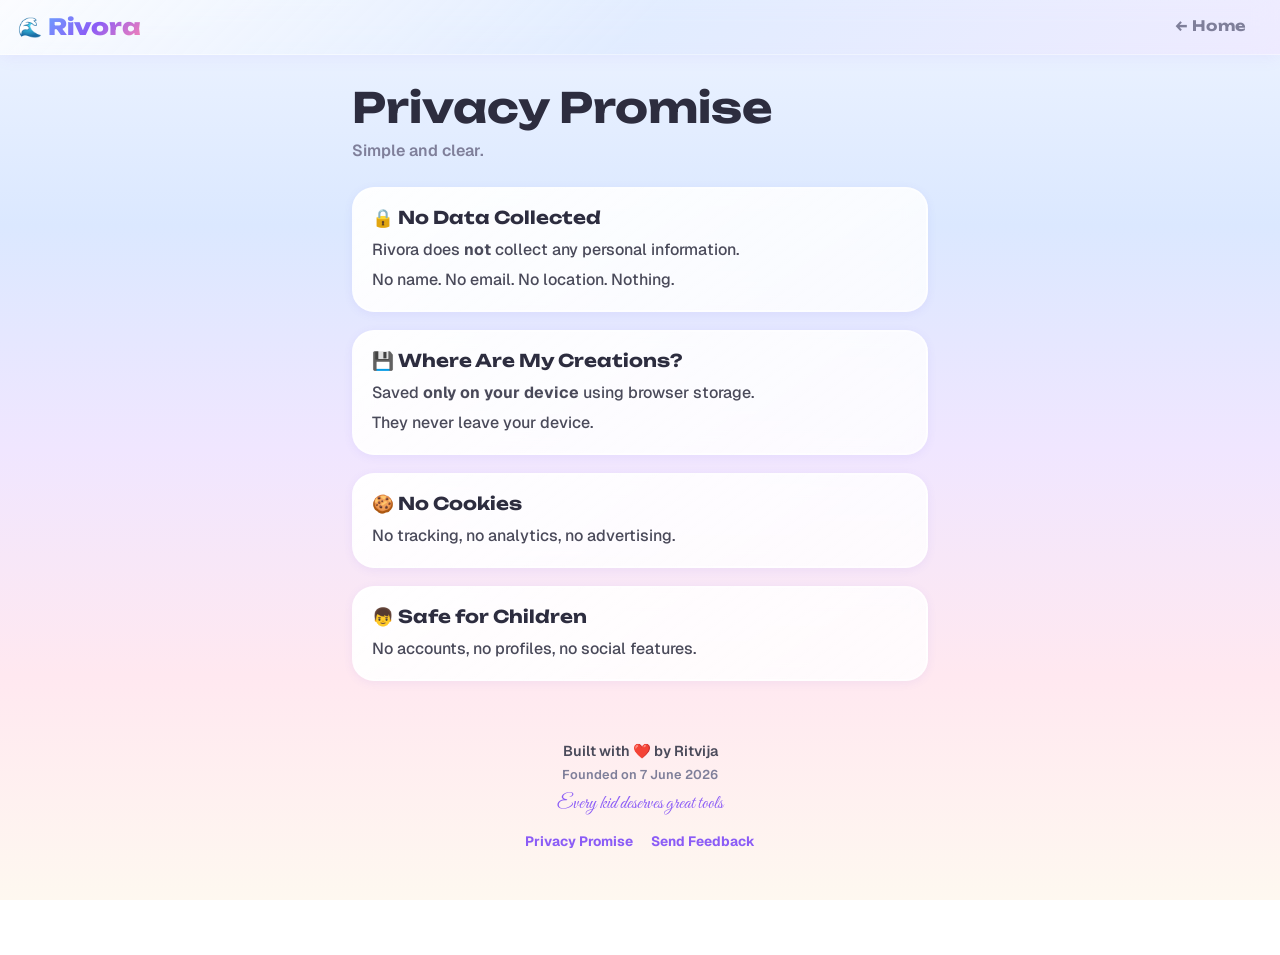
<file: privacy.html>
<!DOCTYPE html>
<html lang="en">
<head>
  <meta charset="UTF-8" />
  <meta name="viewport" content="width=device-width, initial-scale=1.0" />
  <title>Privacy Promise — Rivora</title>
  <link rel="preconnect" href="https://fonts.googleapis.com" />
  <link rel="preconnect" href="https://fonts.gstatic.com" crossorigin />
  <link href="https://fonts.googleapis.com/css2?family=Unbounded:wght@400;500;600;700;800&family=Great+Vibes&family=Geist:wght@400;500;600;700&display=swap" rel="stylesheet" />
  <link rel="manifest" href="./manifest.json" />
  <meta name="theme-color" content="#8b5cf6" />
  <link rel="stylesheet" href="./css/base.css" />
  <link rel="stylesheet" href="./css/components.css" />
</head>
<body>
  <nav class="nav-bar" role="navigation">
    <a href="./index.html" class="nav-logo"><span class="logo-island">🌊</span><span class="logo-text">Rivora</span></a>
    <a href="./index.html" class="btn btn-ghost">← Home</a>
  </nav>
  <main class="page-section container" style="max-width:600px;">
    <h1>Privacy Promise</h1>
    <p class="text-soft" style="margin:6px 0 24px; font-weight:600;">Simple and clear.</p>
    <div class="card" style="margin-bottom:18px; border-radius:22px;"><h2 class="card-title" style="margin-bottom:10px;">🔒 No Data Collected</h2><p>Rivora does <strong>not</strong> collect any personal information.</p><p style="margin-top:6px;">No name. No email. No location. Nothing.</p></div>
    <div class="card" style="margin-bottom:18px; border-radius:22px;"><h2 class="card-title" style="margin-bottom:10px;">💾 Where Are My Creations?</h2><p>Saved <strong>only on your device</strong> using browser storage.</p><p style="margin-top:6px;">They never leave your device.</p></div>
    <div class="card" style="margin-bottom:18px; border-radius:22px;"><h2 class="card-title" style="margin-bottom:10px;">🍪 No Cookies</h2><p>No tracking, no analytics, no advertising.</p></div>
    <div class="card" style="margin-bottom:18px; border-radius:22px;"><h2 class="card-title" style="margin-bottom:10px;">👦 Safe for Children</h2><p>No accounts, no profiles, no social features.</p></div>
    <footer class="rivora-footer" style="margin-top:32px;">
      <p class="footer-love">Built with ❤️ by Ritvija</p>
      <p class="footer-founded">Founded on 7 June 2026</p>
      <p class="footer-tagline">Every kid deserves great tools</p>
      <div class="footer-links"><a href="./privacy.html">Privacy Promise</a><a href="./feedback.html">Send Feedback</a></div>
    </footer>
  </main>
</body>
</html>
</file>
<file: css/base.css>
/* ============================================================
   base.css — Rivora V3 Final
   Compact spacing, blue/pink/purple palette
   ============================================================ */

:root {
  /* Blues */
  --color-sky-light:    #eef4ff;
  --color-sky:          #dbe8ff;
  --color-sky-mid:      #b8d4ff;
  --color-blue:         #6ba3ff;
  --color-blue-deep:    #4a7fff;
  --color-blue-darker:  #3366e0;

  /* Pinks */
  --color-pink-light:   #ffe8f0;
  --color-pink:         #ffb3cc;
  --color-pink-mid:     #ff85b1;
  --color-pink-deep:    #ff5c94;
  --color-pink-darker:  #e04880;

  /* Purples */
  --color-purple-light: #f0e6ff;
  --color-purple:       #c9a3ff;
  --color-purple-mid:   #a87aff;
  --color-purple-deep:  #8b5cf6;
  --color-purple-darker:#7340d9;

  /* Warm neutrals */
  --color-cream:        #fefcf9;
  --color-sand-light:   #fef8f0;
  --color-sand:         #fdf0e0;
  --color-sand-warm:    #fce5cc;

  /* Accents */
  --color-seafoam:      #80d4c8;
  --color-mint:         #a8e6cf;
  --color-coral:        #ff8a80;
  --color-starfish:     #f48fb1;

  /* Neutrals */
  --color-white:        #ffffff;
  --color-text:         #2d2d3f;
  --color-text-warm:    #4a4a5a;
  --color-text-soft:    #7f7f9a;

  /* COMPACT spacing */
  --space-xs:    3px;
  --space-sm:    6px;
  --space-md:    12px;
  --space-lg:    18px;
  --space-xl:    28px;
  --space-xxl:   44px;
  --space-huge:  64px;

  /* Radius */
  --radius-sm:   10px;
  --radius-md:   16px;
  --radius-lg:   22px;
  --radius-xl:   32px;
  --radius-full: 9999px;

  /* Shadows */
  --shadow-sm:     0 2px 10px rgba(107, 92, 231, 0.08);
  --shadow-md:     0 4px 18px rgba(107, 92, 231, 0.12);
  --shadow-lg:     0 8px 30px rgba(107, 92, 231, 0.15);
  --shadow-pink:   0 4px 16px rgba(255, 92, 148, 0.15);
  --shadow-purple: 0 4px 16px rgba(139, 92, 246, 0.15);

  /* Fonts */
  --font-display: 'Unbounded', cursive;
  --font-body:    'Geist', 'Inter', sans-serif;
  --font-special: 'Great Vibes', cursive;
  --font-logo:    'Unbounded', cursive;

  /* Transitions */
  --transition-fast:    150ms ease;
  --transition-normal:  250ms ease;
  --transition-slow:    400ms ease;
  --transition-bounce:  350ms cubic-bezier(0.34, 1.56, 0.64, 1);
}

*, *::before, *::after {
  box-sizing: border-box;
  margin: 0;
  padding: 0;
}

html {
  font-size: 16px;
  scroll-behavior: smooth;
}

body {
  font-family: var(--font-body);
  color: var(--color-text);
  background: linear-gradient(
    180deg,
    var(--color-sky-light) 0%,
    var(--color-sky) 25%,
    var(--color-purple-light) 50%,
    var(--color-pink-light) 75%,
    var(--color-sand-light) 100%
  );
  background-attachment: fixed;
  line-height: 1.5;
  min-height: 100vh;
  -webkit-font-smoothing: antialiased;
  overflow-x: hidden;
}

h1, h2, h3, h4 {
  font-family: var(--font-display);
  font-weight: 700;
  line-height: 1.2;
  color: var(--color-text);
}

h1 { font-size: clamp(1.6rem, 5vw, 2.6rem); }
h2 { font-size: clamp(1.3rem, 3.5vw, 1.8rem); }
h3 { font-size: clamp(1rem, 2.5vw, 1.3rem); }

p {
  font-size: clamp(0.9rem, 2vw, 1rem);
  color: var(--color-text-warm);
  font-weight: 500;
}

.text-special { font-family: var(--font-special); font-weight: 400; }

a {
  color: var(--color-purple-deep);
  text-decoration: none;
  transition: color var(--transition-fast);
}
a:hover { color: var(--color-purple-darker); }

img { max-width: 100%; display: block; }

:focus-visible {
  outline: 3px solid var(--color-purple-deep);
  outline-offset: 3px;
  border-radius: var(--radius-sm);
}

.sr-only {
  position: absolute; width: 1px; height: 1px; padding: 0;
  margin: -1px; overflow: hidden; clip: rect(0,0,0,0);
  white-space: nowrap; border: 0;
}

.text-center { text-align: center; }
.text-soft { color: var(--color-text-soft); font-weight: 500; }

.container {
  width: 100%;
  max-width: 880px;
  margin: 0 auto;
  padding: 0 var(--space-md);
}

.gradient-text {
  background: linear-gradient(135deg, var(--color-blue) 0%, var(--color-purple-deep) 50%, var(--color-pink-deep) 100%);
  -webkit-background-clip: text;
  -webkit-text-fill-color: transparent;
  background-clip: text;
}
</file>
<file: css/components.css>
/* ============================================================
   components.css — Rivora V3 Final — Compact
   ============================================================ */

/* BUTTONS */
.btn {
  display: inline-flex;
  align-items: center;
  justify-content: center;
  gap: var(--space-sm);
  font-family: var(--font-display);
  font-size: 0.9rem;
  font-weight: 700;
  padding: 11px 24px;
  border: none;
  border-radius: var(--radius-full);
  cursor: pointer;
  text-decoration: none;
  position: relative;
  overflow: hidden;
  transition: transform var(--transition-bounce), box-shadow var(--transition-normal);
  white-space: nowrap;
  min-height: 42px;
  letter-spacing: 0.2px;
}

.btn::before {
  content: '';
  position: absolute;
  top: 0; left: -100%; width: 100%; height: 100%;
  background: linear-gradient(90deg, transparent, rgba(255,255,255,0.2), transparent);
  transition: left 0.5s ease;
}
.btn:hover::before { left: 100%; }
.btn:hover { transform: translateY(-2px) scale(1.02); box-shadow: var(--shadow-md); }
.btn:active { transform: translateY(0) scale(0.98); }

.btn-primary {
  background: linear-gradient(135deg, var(--color-blue) 0%, var(--color-purple-deep) 100%);
  color: var(--color-white);
  box-shadow: var(--shadow-purple);
}
.btn-primary:hover {
  background: linear-gradient(135deg, var(--color-blue-deep), var(--color-purple-darker));
  color: var(--color-white);
}

.btn-secondary {
  background: linear-gradient(135deg, var(--color-pink-light), var(--color-purple-light));
  color: var(--color-text);
  border: 2px solid rgba(255,179,204,0.3);
}
.btn-secondary:hover {
  background: linear-gradient(135deg, var(--color-pink), var(--color-purple));
  color: var(--color-white);
}

.btn-coral {
  background: linear-gradient(135deg, var(--color-pink-mid), var(--color-pink-deep));
  color: var(--color-white);
  box-shadow: var(--shadow-pink);
}
.btn-coral:hover {
  background: linear-gradient(135deg, var(--color-pink-deep), var(--color-pink-darker));
  color: var(--color-white);
}

.btn-ghost {
  background: transparent;
  color: var(--color-text-soft);
  padding: 8px 16px;
}
.btn-ghost:hover {
  background: rgba(255,255,255,0.5);
  color: var(--color-text);
  box-shadow: none;
}

.btn-magic {
  background: linear-gradient(135deg, var(--color-purple-deep), var(--color-pink-mid));
  color: var(--color-white);
}

.btn-lg {
  font-size: 1.05rem;
  padding: 14px 32px;
  min-height: 50px;
}

.btn-sm {
  padding: 6px 14px;
  font-size: 0.82rem;
  min-height: 34px;
}

.btn-icon {
  width: 42px; height: 42px; padding: 0;
  border-radius: var(--radius-full);
  background: rgba(255,255,255,0.85);
  backdrop-filter: blur(8px);
  color: var(--color-text);
  font-size: 1rem;
  border: 2px solid rgba(255,255,255,0.4);
}

/* CARDS */
.card {
  background: linear-gradient(145deg, rgba(255,255,255,0.95), rgba(255,255,255,0.8));
  backdrop-filter: blur(10px);
  border-radius: var(--radius-lg);
  padding: var(--space-lg);
  box-shadow: var(--shadow-sm);
  border: 2px solid rgba(255,255,255,0.5);
  transition: transform var(--transition-bounce), box-shadow var(--transition-normal);
  position: relative;
  overflow: hidden;
}
.card:hover { transform: translateY(-4px); box-shadow: var(--shadow-md); }

.card-title {
  font-family: var(--font-display);
  font-size: 1.1rem;
  color: var(--color-text);
  margin-bottom: var(--space-xs);
}

.card-meta {
  font-size: 0.8rem;
  color: var(--color-text-soft);
  font-weight: 600;
}

/* PIXEL MASCOT (Rabbit) */
.pixel-section {
  display: flex;
  align-items: flex-start;
  gap: var(--space-md);
  margin-bottom: var(--space-xl);
}

.pixel-avatar {
  width: 70px; height: 70px;
  flex-shrink: 0;
  border-radius: var(--radius-full);
  background: linear-gradient(135deg, #e8f0ff, #d0e4ff 40%, #f0e6ff);
  display: flex;
  align-items: center;
  justify-content: center;
  font-size: 2.2rem;
  box-shadow: var(--shadow-md), 0 0 0 3px rgba(255,255,255,0.6), 0 0 0 6px rgba(139,92,246,0.1);
  position: relative;
}

.pixel-avatar::before,
.pixel-avatar::after {
  content: '✨';
  position: absolute;
  font-size: 0.7rem;
  animation: sparkle 2s ease-in-out infinite;
}
.pixel-avatar::before { top: -6px; right: -3px; }
.pixel-avatar::after { bottom: -3px; left: -6px; animation-delay: 1s; }

@keyframes sparkle {
  0%, 100% { opacity: 0.3; transform: scale(0.8); }
  50%      { opacity: 1; transform: scale(1.2); }
}

.pixel-bubble {
  background: linear-gradient(135deg, var(--color-cream), #f5efff);
  border-radius: var(--radius-lg);
  border-bottom-left-radius: var(--space-xs);
  padding: var(--space-md) var(--space-lg);
  box-shadow: 0 3px 12px rgba(139,92,246,0.08);
  border: 2px solid rgba(200,180,255,0.25);
  position: relative;
  flex: 1;
}

.pixel-bubble::before {
  content: '';
  position: absolute;
  left: -12px; top: 20px;
  border-style: solid;
  border-width: 7px 12px 7px 0;
  border-color: transparent var(--color-cream) transparent transparent;
}

.pixel-bubble p {
  font-size: 0.95rem;
  color: var(--color-text);
  line-height: 1.5;
  font-weight: 600;
}

/* NAV BAR */
.nav-bar {
  background: linear-gradient(135deg, rgba(255,255,255,0.75), rgba(219,232,255,0.6) 50%, rgba(240,230,255,0.6));
  backdrop-filter: blur(12px);
  -webkit-backdrop-filter: blur(12px);
  padding: var(--space-sm) var(--space-lg);
  display: flex;
  align-items: center;
  justify-content: space-between;
  position: sticky;
  top: 0;
  z-index: 100;
  box-shadow: 0 2px 16px rgba(139,92,246,0.08);
  border-bottom: 1px solid rgba(255,255,255,0.4);
}

.nav-logo {
  font-family: var(--font-logo);
  font-size: 1.4rem;
  font-weight: 800;
  text-decoration: none;
  display: flex;
  align-items: center;
  gap: var(--space-sm);
}

.nav-logo .logo-island { font-size: 1.2rem; }

.nav-logo .logo-text {
  background: linear-gradient(135deg, var(--color-blue), var(--color-purple-deep) 50%, var(--color-pink-mid));
  -webkit-background-clip: text;
  -webkit-text-fill-color: transparent;
  background-clip: text;
}

/* PAGE SECTION */
.page-section {
  padding: var(--space-xl) var(--space-md) var(--space-xxl);
  min-height: 100vh;
  position: relative;
}

.page-header {
  display: flex;
  align-items: center;
  gap: var(--space-md);
  padding: var(--space-sm) 0;
  margin-bottom: var(--space-lg);
}

/* BADGE */
.badge {
  display: inline-block;
  padding: 4px 12px;
  border-radius: var(--radius-full);
  font-size: 0.75rem;
  font-weight: 700;
  font-family: var(--font-body);
  background: linear-gradient(135deg, var(--color-purple-light), var(--color-pink-light));
  color: var(--color-purple-deep);
  border: 1px solid rgba(139,92,246,0.12);
}

/* EMPTY STATE */
.empty-state {
  text-align: center;
  padding: var(--space-xxl) var(--space-md);
  color: var(--color-text-soft);
}
.empty-state .empty-icon { font-size: 4rem; margin-bottom: var(--space-md); display: block; }

/* TOAST */
.toast {
  position: fixed;
  bottom: var(--space-lg);
  left: 50%;
  transform: translateX(-50%) translateY(80px);
  background: linear-gradient(135deg, var(--color-text), #3d3d5c);
  color: var(--color-white);
  padding: var(--space-sm) var(--space-lg);
  border-radius: var(--radius-full);
  font-size: 0.9rem;
  font-weight: 700;
  z-index: 9999;
  opacity: 0;
  transition: transform var(--transition-normal), opacity var(--transition-normal);
  pointer-events: none;
  box-shadow: var(--shadow-lg);
}
.toast.show { transform: translateX(-50%) translateY(0); opacity: 1; }

/* FOOTER */
.rivora-footer {
  text-align: center;
  padding: var(--space-xl) var(--space-md) var(--space-lg);
  position: relative;
  z-index: 10;
}
.rivora-footer .footer-love { font-size: 0.9rem; color: var(--color-text-warm); font-weight: 600; margin-bottom: 2px; }
.rivora-footer .footer-founded { font-size: 0.8rem; color: var(--color-text-soft); font-weight: 600; margin-bottom: var(--space-sm); }
.rivora-footer .footer-tagline { font-family: var(--font-special); font-size: 1.2rem; color: var(--color-purple-deep); margin-bottom: var(--space-md); }
.rivora-footer .footer-links { display: flex; justify-content: center; gap: var(--space-lg); flex-wrap: wrap; }
.rivora-footer .footer-links a { font-size: 0.85rem; font-weight: 700; color: var(--color-purple-deep); }
.rivora-footer .footer-links a:hover { color: var(--color-pink-deep); }
</file>
